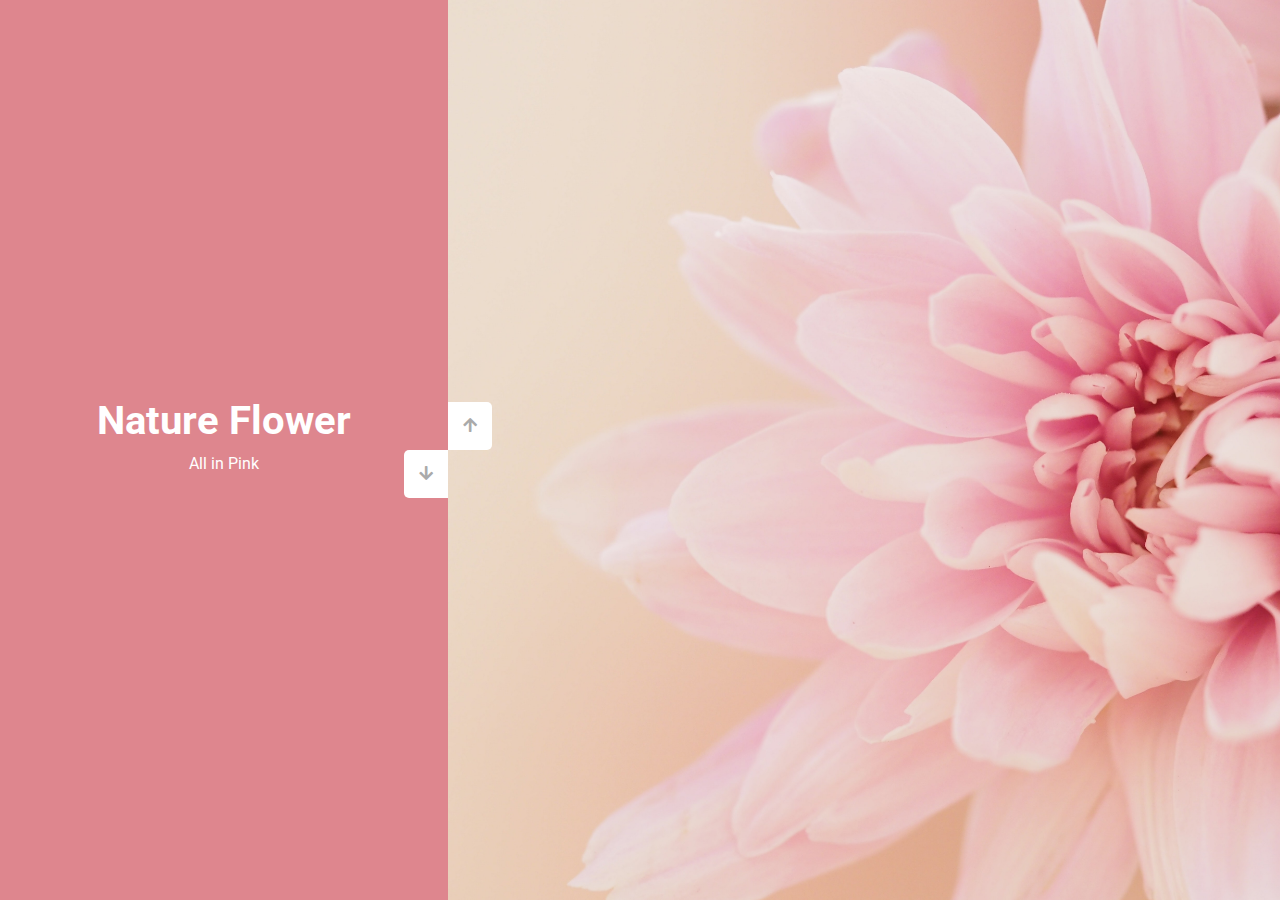
<file: JS30/index.html>
<!DOCTYPE html>
<html lang="en">
<head>
  <meta charset="UTF-8">
  <meta http-equiv="X-UA-Compatible" content="IE=edge">
  <meta name="viewport" content="width=device-width, initial-scale=1.0">
  <link rel="stylesheet" href="style.css">
  <link rel="stylesheet" href="https://cdnjs.cloudflare.com/ajax/libs/font-awesome/5.15.4/css/all.min.css" integrity="sha512-1ycn6IcaQQ40/MKBW2W4Rhis/DbILU74C1vSrLJxCq57o941Ym01SwNsOMqvEBFlcgUa6xLiPY/NS5R+E6ztJQ==" crossorigin="anonymous" referrerpolicy="no-referrer" />
  <link rel="preconnect" href="https://fonts.googleapis.com">
  <link rel="preconnect" href="https://fonts.gstatic.com" crossorigin>
  <link href="https://fonts.googleapis.com/css2?family=Roboto:ital,wght@0,300;0,400;0,700;1,300;1,400;1,700&display=swap" rel="stylesheet">
  <title>Vertical Slider</title>
</head>
<body>
  <div class="slider">
    <div class="slider__left">
      <div class="slider__text text-1">
        <h1>Nature Flower</h1>
        <p>All in Pink</p>
      </div>
      <div class="slider__text text-2">
        <h1>Mountains</h1>
        <p>with it'‎s snow</p>
      </div>
      <div class="slider__text text-3">
        <h1>The Castle</h1>
        <p>in the Wildeness</p>
      </div>
      <div class="slider__text text-4">
        <h1>Flying Eagle</h1>
        <p>in the Sky</p>
      </div>
    </div>
    <div class="slider__right">
      <div class="slider__img img-4"></div>
      <div class="slider__img img-3"></div>
      <div class="slider__img img-2"></div>
      <div class="slider__img img-1"></div>
    </div>
    <div class="slider__buttons">
      <button class="slider__btn-down btn">
        <i class="fas fa-arrow-down"></i>
      </button>
      <button class="slider__btn-up btn">
        <i class="fas fa-arrow-up"></i>
      </button>
    </div>
  </div>
  <script src="script.js"></script>
</body>
</html>
</file>
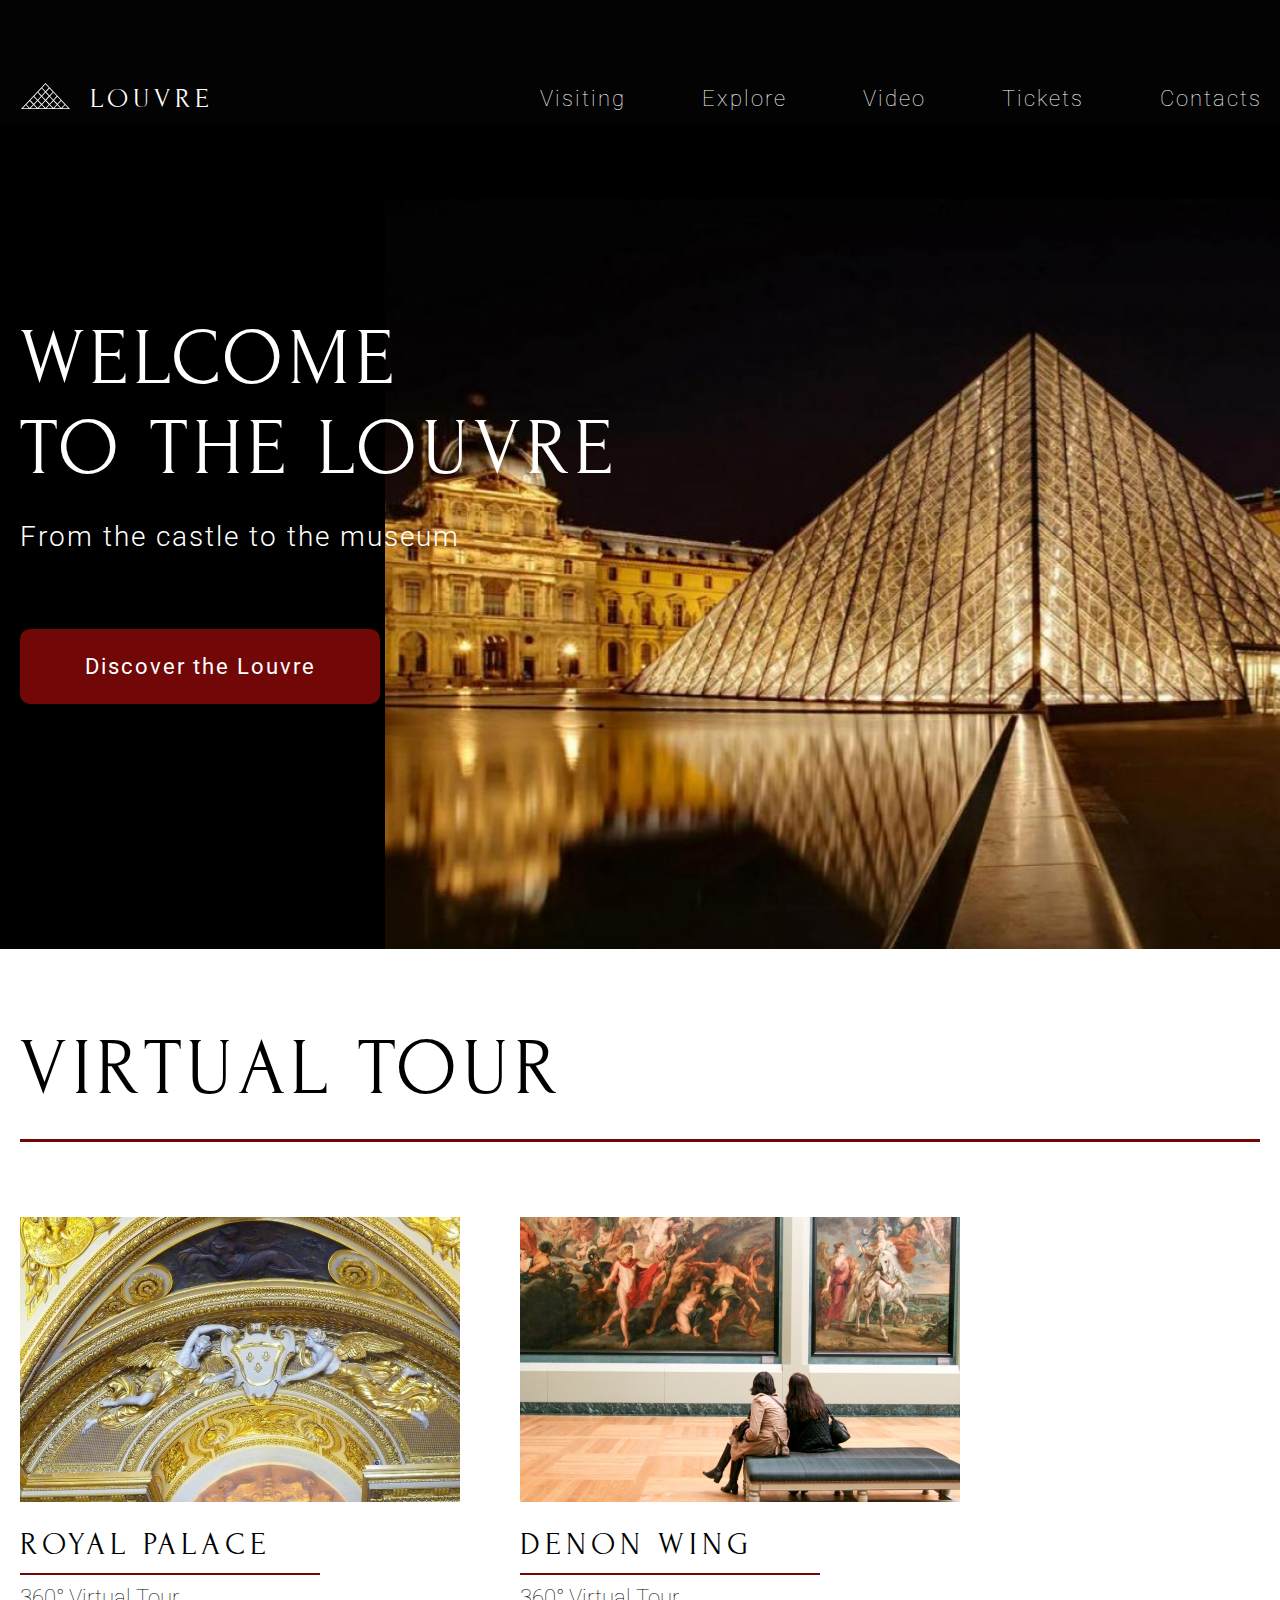
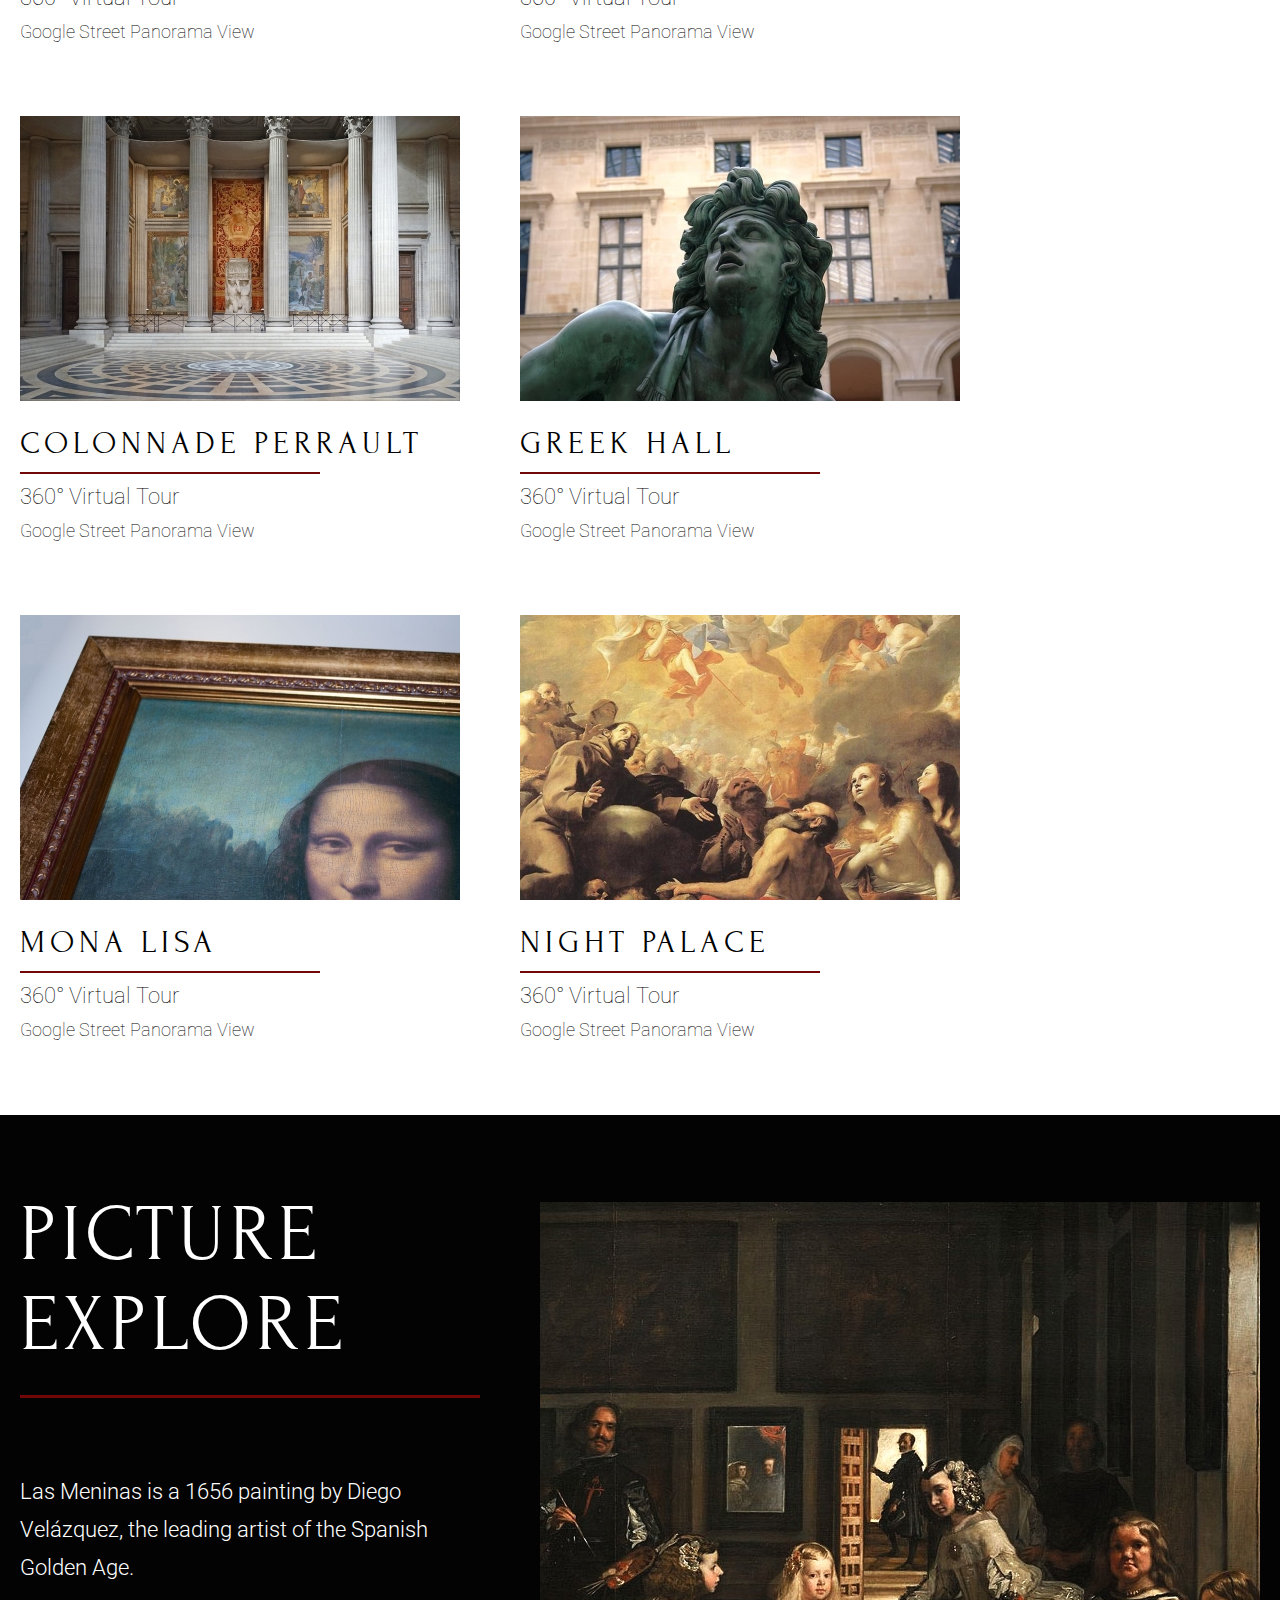
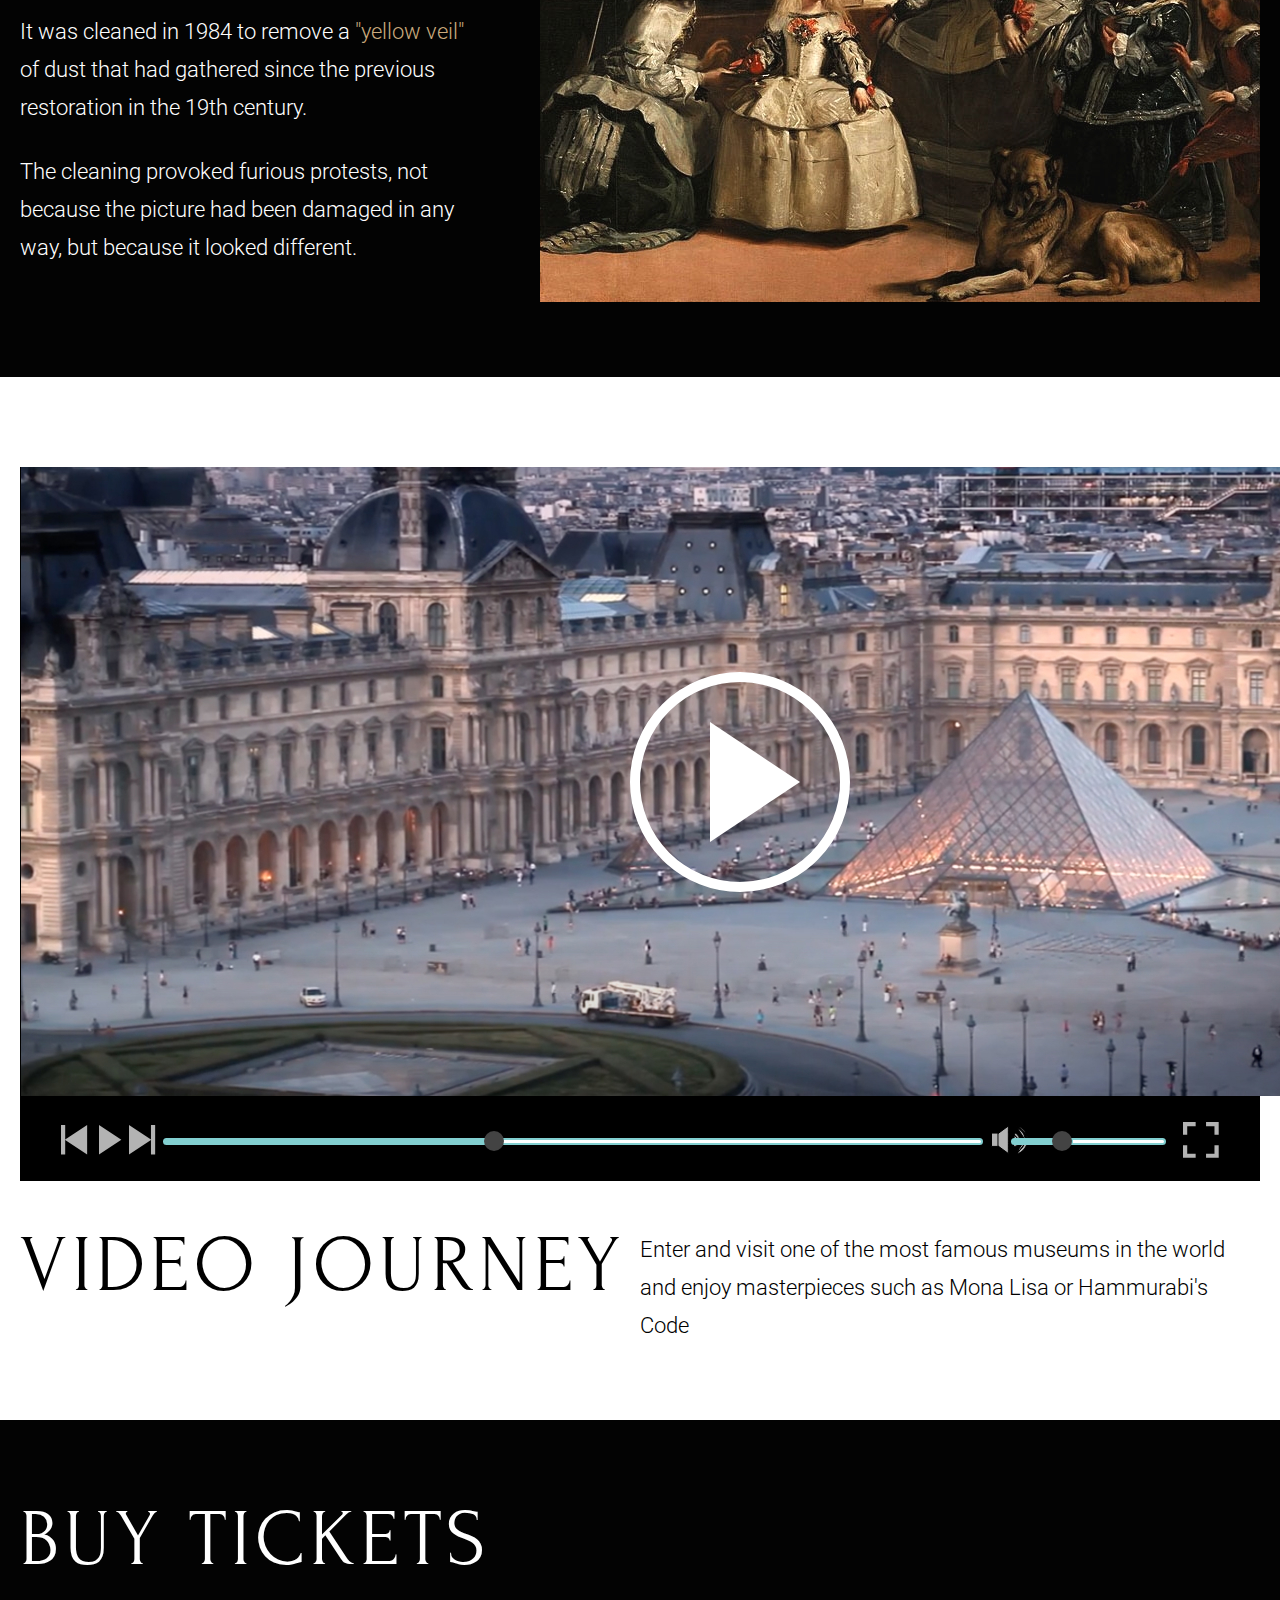
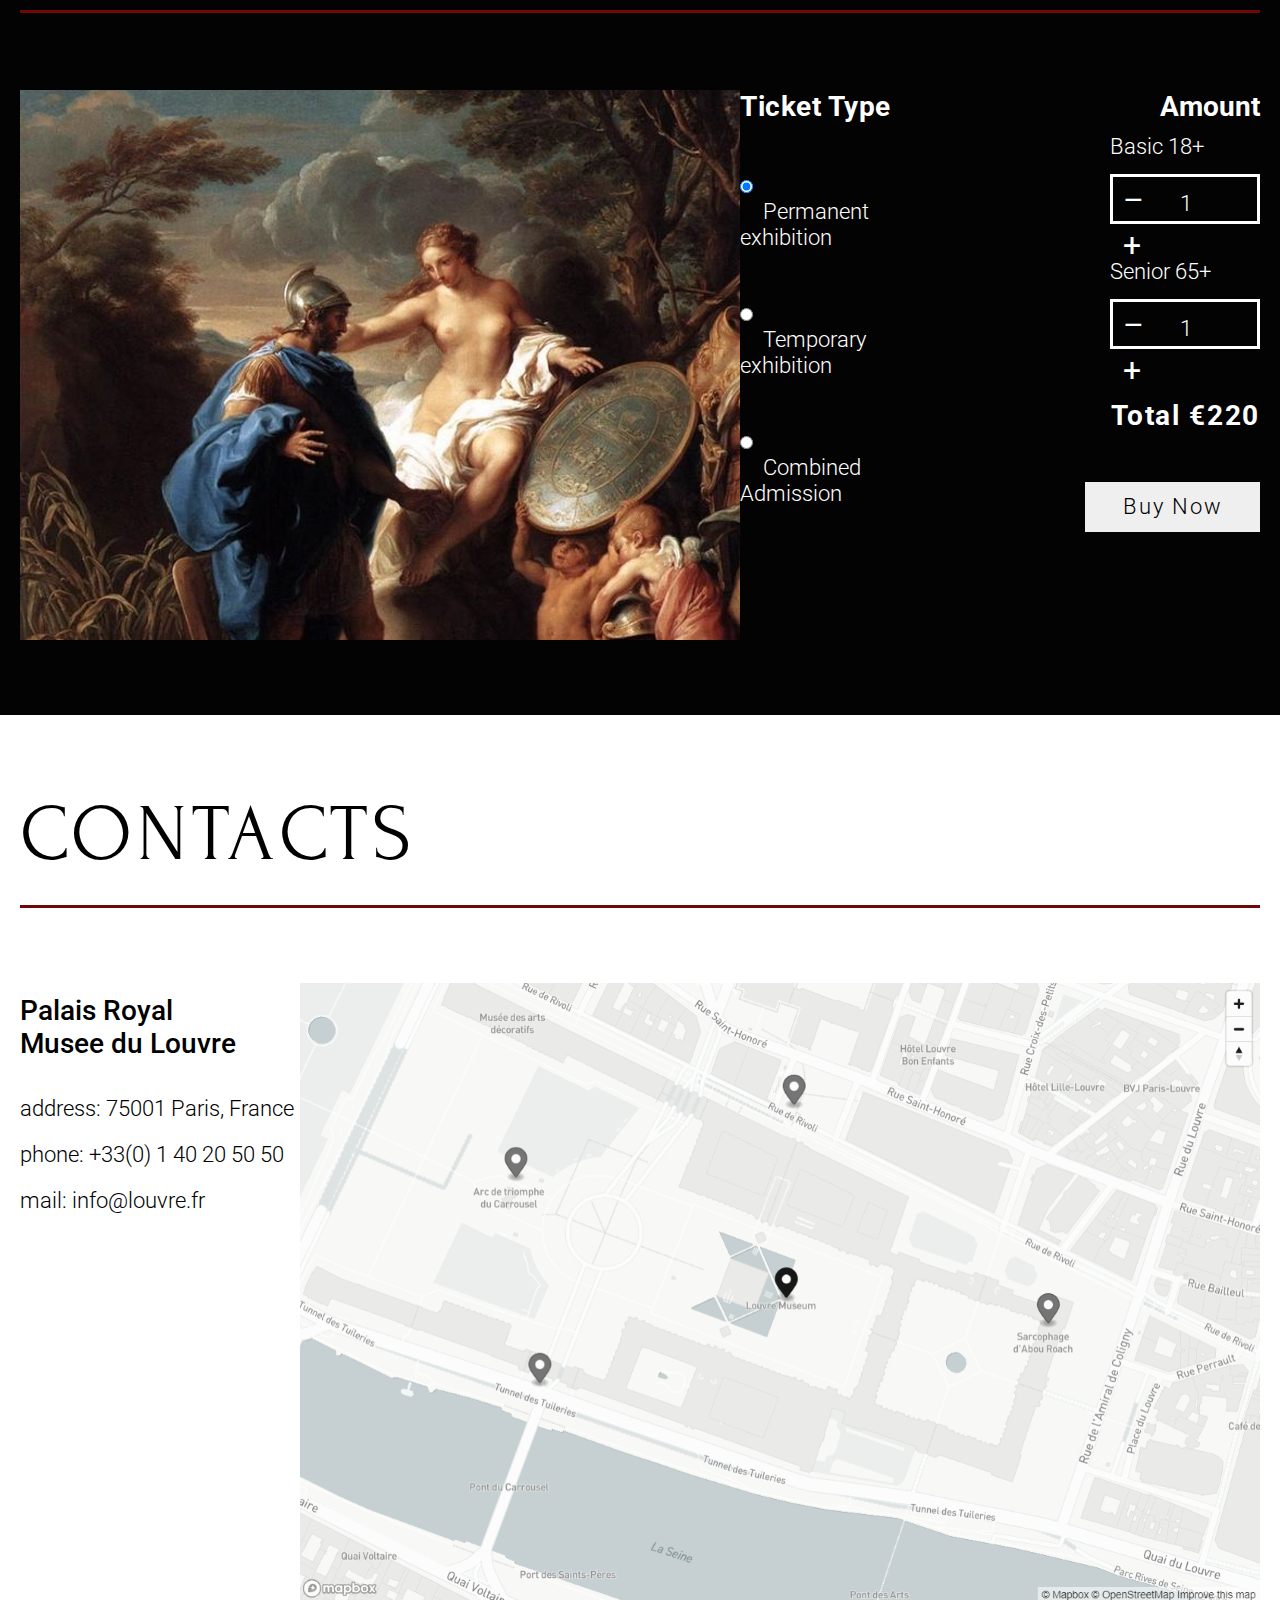
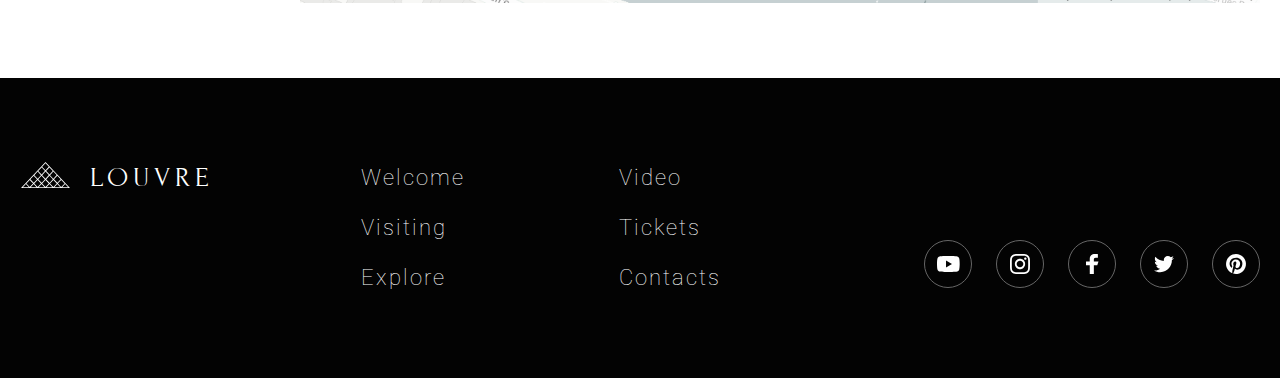
<file: Museum/index.html>
<!DOCTYPE html>
<html lang="en">
<head>
    <meta charset="UTF-8">
    <meta http-equiv="X-UA-Compatible" content="IE=edge">
    <meta name="viewport" content="width=device-width, initial-scale=1.0">
    <title>Museum</title>
    <link rel="stylesheet" href="./css/style.css">
    <link rel="icon" href="assets/favicon.ico">
    <link rel="preconnect" href="https://fonts.googleapis.com">
    <link rel="preconnect" href="https://fonts.gstatic.com" crossorigin>
    <link href="https://fonts.googleapis.com/css2?family=Roboto&display=swap" rel="stylesheet">
    <link href="https://fonts.googleapis.com/css2?family=Forum&family=Roboto:wght@100;300;400&display=swap" rel="stylesheet">
</head>
<body>
    <!-- header -->
    <header class="header">
        <div class="header__container container">
            <div class="header__logo logo">
                <div class="logo__img"></div>
                <div class="logo__text">Louvre</div>
            </div>
            <nav class="menu">
                <ul class="menu__row">
                    <li class="menu__item"><a href="#visiting">Visiting</a></li>
                    <li class="menu__item"><a href="#explore">Explore</a></li>
                    <li class="menu__item"><a href="#video">Video</a></li>
                    <li class="menu__item"><a href="#tickets">Tickets</a></li>
                    <li class="menu__item"><a href="#contacts">Contacts</a></li>
                </ul>
            </nav>
        </div>
    </header>
    <main class="main">
        <!-- welcome -->
        <section class="welcome section dark-section" id="welcome">
            <div class="welcome__container container">
                <div class="welcome__content">
                    <h2 class="section-title">Welcome</h2>
                    <h1 class="section-title">To the Louvre</h1>
                    <p class="welcome__text">From the castle to the museum</p>
                    <div class="btn"><a href="https://www.google.com/maps/@48.8618159,2.3366818,3a,75y,81.55h,73.4t/data=!3m7!1e1!3m5!1sAF1QipOVxZQuSy3Bx9T_HpH_7FtBHDTXvI6SF-A10ocT!2e10!3e12!7i5472!8i2736">Discover the Louvre</a></div>
                </div>
            </div>
        </section>
        <!-- visiting -->
        <section class="visiting section"  id="visiting">
            <div class="visiting__container container">
                <h2 class="section-title dark-section-title underline-title">Virtual tour</h2>
                <div class="visiting__content">
                    <a href="#" class="card">
                        <img src="./assets/img/Royal-Palace.jpg" alt="Royal Palace" class="card__img">
                        <h3 class="card__title">Royal Palace</h3>
                        <p class="card__subtitle">360° Virtual Tour</p>
                        <p class="card__text">Google Street Panorama View</p>
                    </a>
                    <a href="#" class="card">
                        <img src="./assets/img/Denon-Wing.jpg" alt="Denon Wing" class="card__img">
                        <h3 class="card__title">Denon Wing</h3>
                        <p class="card__subtitle">360° Virtual Tour</p>
                        <p class="card__text">Google Street Panorama View</p>
                    </a>
                    <a href="#" class="card">
                        <img src="./assets/img/Colonnade-Perrault.jpg" alt="Colonnade Perrault" class="card__img">
                        <h3 class="card__title">Colonnade Perrault</h3>
                        <p class="card__subtitle">360° Virtual Tour</p>
                        <p class="card__text">Google Street Panorama View</p>
                    </a>
                    <a href="#" class="card">
                        <img src="./assets/img/Greek-hall.jpg" alt="Greek hall" class="card__img">
                        <h3 class="card__title">Greek hall</h3>
                        <p class="card__subtitle">360° Virtual Tour</p>
                        <p class="card__text">Google Street Panorama View</p>
                    </a>
                    <a href="#" class="card">
                        <img src="./assets/img/Mona-Lisa.jpg" alt="Mona Lisa" class="card__img">
                        <h3 class="card__title">Mona Lisa</h3>
                        <p class="card__subtitle">360° Virtual Tour</p>
                        <p class="card__text">Google Street Panorama View</p>
                    </a>
                    <a href="#" class="card">
                        <img src="./assets/img/Night-Palace.jpg" alt="Night Palace" class="card__img">
                        <h3 class="card__title">Night Palace</h3>
                        <p class="card__subtitle">360° Virtual Tour</p>
                        <p class="card__text">Google Street Panorama View</p>
                    </a>
                </div>
            </div>
        </section>
        <!-- explore -->
        <section class="explore section dark-section" id="explore">
            <div class="explore__container container">
                <div class="explore__content">
                    <h2 class="section-title underline-title">Picture explore</h2>
                    <div class="explore__text">
                        <p>Las Meninas is a 1656 painting by Diego Velázquez, the leading artist of the Spanish Golden Age.</p>
                        <p>It was cleaned in 1984 to remove a <span>"yellow veil"</span> of dust that had gathered since the previous restoration in the 19th century.</p>
                        <p>The cleaning provoked furious protests, not because the picture had been damaged in any way, but because it looked different.</p>
                    </div>
                </div>
                <div class="explore__img"><img src="./assets/img/Picture.jpg" alt="Picture"></div>
            </div>
        </section>
        <!-- video -->
        <section class="video section" id="video">
            <div class="video__container container">
                <div class="video__player">
                    <div class="video__display"><img src="./assets/img/Poster.jpg" alt="poster"></div>
                    <button class="video__start"></button>
                </div>
                <div class="video__control control">
                    <button class="control__btn-prew  btn-control">
                        <svg width="27" height="30" viewBox="0 0 27 30" fill="none" xmlns="http://www.w3.org/2000/svg">
                            <path d="M3.79999 14.75L26.14 29.49C26.14 7.26 26.14 18.17 26.14 0L3.79999 14.75Z" fill="#B3B3B3"/>
                            <path d="M0 29.49H4.19V0H0V29.49Z" fill="#B3B3B3"/>
                        </svg>
                    </button>
                    <button class="control__btn-play btn-control">
                        <svg width="23" height="30" viewBox="0 0 23 30" fill="none" xmlns="http://www.w3.org/2000/svg">
                            <path d="M22.35 14.75L0 0C0 22.23 0 11.32 0 29.49L22.35 14.75Z" fill="#B3B3B3"/>
                        </svg>
                    </button>
                    <button class="control__btn-next btn-control">
                        <svg width="27" height="30" viewBox="0 0 27 30" fill="none" xmlns="http://www.w3.org/2000/svg">
                            <path d="M22.35 14.75L0 0C0 22.23 0 11.32 0 29.49L22.35 14.75Z" fill="#B3B3B3"/>
                            <path d="M26.15 0H21.96V29.49H26.15V0Z" fill="#B3B3B3"/>
                        </svg>
                    </button>
                    <input type="range" min="0" max="100" value="40" class="control__progress">
                    <button class="control__btn-mute btn-control">
                        <svg width="38" height="30" viewBox="0 0 38 30" fill="none" xmlns="http://www.w3.org/2000/svg">
                            <path d="M4.13 18.8164V10.6736L17.36 0.985868C17.3595 7.69262 17.3548 10.1079 17.3511 11.982C17.3456 14.7258 17.3425 16.3095 17.3587 28.5032L4.13 18.8164Z" fill="#B3B3B3" stroke="black"/>
                            <path d="M6.97 8.05981V21.4198H0.5V8.05981H6.97Z" fill="#B3B3B3" stroke="black"/>
                            <path d="M26.3095 28.4325L26.3097 28.4326C26.5134 28.5681 26.7528 28.6402 26.9977 28.6399C27.1526 28.6387 27.3057 28.6057 27.4473 28.5428L27.4522 28.5407L27.4522 28.5407C29.2276 27.7758 30.8346 26.6683 32.1813 25.2816L32.1873 25.2754L32.1874 25.2755C33.5537 23.916 34.6413 22.3027 35.389 20.5263C36.161 18.6877 36.559 16.7139 36.56 14.7199L26.3095 28.4325ZM26.3095 28.4325C26.1053 28.2969 25.9459 28.1036 25.8515 27.8773L25.8515 27.8773M26.3095 28.4325L25.8515 27.8773M25.8515 27.8773L25.85 27.8738M25.8515 27.8773L25.85 27.8738M25.85 27.8738C25.7851 27.7216 25.7507 27.558 25.749 27.3924M25.85 27.8738L25.749 27.3924M34.09 14.7482L34.09 14.7503C34.0872 18.0491 32.7804 21.213 30.4546 23.5524C29.3273 24.6891 27.9892 25.5954 26.5152 26.2202C26.3631 26.285 26.2252 26.3791 26.1094 26.4972C25.9935 26.6154 25.902 26.7553 25.8401 26.9088L34.09 14.7482ZM34.09 14.7482C34.0789 11.4453 32.7609 8.28103 30.4241 5.9468C29.2954 4.81074 27.9589 3.90213 26.4872 3.27042L26.4868 3.27021M34.09 14.7482L26.4868 3.27021M26.4868 3.27021C26.1809 3.13929 25.9392 2.89268 25.8145 2.5842L25.8144 2.58411M26.4868 3.27021L25.8144 2.58411M25.8144 2.58411C25.6897 2.27567 25.692 1.93039 25.821 1.62362L25.821 1.62364M25.8144 2.58411L25.821 1.62364M25.821 1.62364L25.8237 1.617M25.821 1.62364L25.8237 1.617M25.8237 1.617C25.885 1.46519 25.976 1.32738 26.0914 1.21169L26.0915 1.21158M25.8237 1.617L26.0915 1.21158M26.0915 1.21158C26.207 1.09584 26.3445 1.00448 26.4961 0.942949L26.4962 0.942919M26.0915 1.21158L26.4962 0.942919M26.4962 0.942919C26.6477 0.881396 26.81 0.850948 26.9736 0.85341L26.4962 0.942919ZM27.448 0.95729L27.448 0.957254C27.2984 0.891189 27.1371 0.855873 26.9736 0.85341L27.448 0.95729ZM27.448 0.95729L27.4538 0.959763M27.448 0.95729L27.4538 0.959763M27.4538 0.959763C31.0265 2.48426 33.868 5.33613 35.3794 8.91443L35.3797 8.91517M27.4538 0.959763L35.3797 8.91517M35.3797 8.91517C36.1587 10.7511 36.5601 12.7252 36.56 14.7197L35.3797 8.91517ZM25.749 27.3924C25.7474 27.2267 25.7783 27.0625 25.8401 26.9089L25.749 27.3924Z" fill="#B3B3B3" stroke="black"/>
                            <path d="M22.5646 20.6576L22.5647 20.6577C22.6171 20.9177 22.7579 21.1515 22.9631 21.3196C23.1673 21.4869 23.4227 21.5788 23.6867 21.5801C23.8387 21.5774 23.9887 21.5443 24.1278 21.4828L24.1359 21.4792L24.136 21.4793C25.0001 21.1155 25.7843 20.5854 26.4438 19.9191C27.28 19.0671 27.8958 18.024 28.2377 16.8803L28.2377 16.8802C28.5798 15.7363 28.6376 14.5261 28.406 13.3546L28.406 13.3546C28.1745 12.1831 27.6607 11.0859 26.9091 10.158L26.9091 10.158C26.1636 9.23756 25.2065 8.5113 24.1196 8.04111C23.8572 7.96687 23.5766 7.98907 23.3288 8.10422L22.5646 20.6576ZM22.5646 20.6576C22.5121 20.3976 22.5511 20.1275 22.675 19.893L22.6751 19.8929M22.5646 20.6576L22.6751 19.8929M22.6751 19.8929C22.7989 19.6584 23.0001 19.4739 23.2444 19.3707L23.2455 19.3703M22.6751 19.8929L23.2455 19.3703M23.2455 19.3703C24.1518 18.9851 24.924 18.341 25.4656 17.5189L25.4656 17.5188M23.2455 19.3703L25.4656 17.5188M25.4656 17.5188C26.0067 16.6972 26.2935 15.7342 26.29 14.7505C26.2935 14.0823 26.161 13.4203 25.9004 12.8051L25.9004 12.8051M25.4656 17.5188L25.9004 12.8051M25.9004 12.8051L25.8975 12.7984M25.9004 12.8051L25.8975 12.7984M25.8975 12.7984C25.6354 12.204 25.2602 11.6664 24.7927 11.2156C24.3466 10.7576 23.8188 10.3873 23.2366 10.1238C22.9992 9.98584 22.8194 9.76679 22.7305 9.50664L22.7305 9.50651M25.8975 12.7984L22.7305 9.50651M22.7305 9.50651C22.6394 9.2402 22.6502 8.94963 22.7607 8.69075L22.7607 8.69064M22.7305 9.50651L22.7607 8.69064M22.7607 8.69064C22.8712 8.43174 23.0735 8.22286 23.3287 8.10424L22.7607 8.69064Z" fill="#B3B3B3" stroke="black"/>
                        </svg>
                    </button>
                    <input type="range" min="0" max="100" value="30" class="control__volume">
                    <button class="control__btn-screen btn-control">
                        <svg width="36" height="36" viewBox="0 0 36 36" fill="none" xmlns="http://www.w3.org/2000/svg">
                            <path d="M31.48 31.6299H23.05V35.8599H35.7001V23.1499H31.48V31.6299Z" fill="#B3B3B3"/>
                            <path d="M4.22 23.1499H0V35.8599H12.65V31.6299H4.22V23.1499Z" fill="#B3B3B3"/>
                            <path d="M0 12.71H4.22V4.24H12.65V0H0V12.71Z" fill="#B3B3B3"/>
                            <path d="M23.05 0V4.24H31.48V12.71H35.7001V0H23.05Z" fill="#B3B3B3"/>
                        </svg>
                    </button>
                </div>
                <div class="video__content">
                    <h2 class="section-title dark-section-title">Video journey</h2>
                    <p class="video__text">Enter and visit one of the most famous museums in the world and enjoy masterpieces such as Mona Lisa or Hammurabi's Code</p>
                </div>
            </div>
        </section>
        <!-- tickets -->
        <section class="tickets section dark-section">
            <div class="tickets__container container" id="tickets">
                <h2 class="section-title underline-title">Buy tickets</h2>
                <div class="tickets__wrap">
                    <div class="tickets__img">
                        <img src="./assets/img/tickets.jpg" alt="picture">
                    </div>
                    <div class="tickets__content">
                        <div class="tickets__type type">
                            <h4 class="type__title">Ticket Type</h4>
                            <div class="type__input">
                                <div class="type__radio-btn">
                                    <input type="radio" checked="checked" id="ticket-choice1" name="ticket">
                                    <label for="ticket-choice1" class="type__text">Permanent exhibition</label>
                                </div>
                                <div class="type__radio-btn">
                                    <input type="radio" id="ticket-choice2" name="ticket">
                                    <label for="ticket-choice2" class="type__text">Temporary exhibition</label>
                                </div>
                                <div class="type__radio-btn">
                                    <input type="radio" id="ticket-choice3" name="ticket">
                                    <label for="ticket-choice3" class="type__text">Combined Admission</label>
                                </div>
                            </div>
                        </div>
                        <div class="tickets__amount amount">
                            <h4 class="amount__title">Amount</h4>
                            <div class="amount__block-basic">
                                <p class="amount__subtitle">Basic 18+</p>
                                <div class="amount__number">
                                    <button class="amount__btn" type="button" onclick="this.nextElementSibling.stepDown()">&ndash;</button>
                                    <input type="number" min="0" max="20" value="1" readonly class="number">
                                    <button class="amount__btn" type="button" onclick="this.previousElementSibling.stepUp()">+</button>
                                </div>
                            </div>
                            <div class="amount__block-senior">
                                <p class="amount__subtitle">Senior 65+</p>
                                <div class="amount__number">
                                    <button class="amount__btn" type="button" onclick="this.nextElementSibling.stepDown()">&ndash;</button>
                                    <input type="number" min="0" max="20" value="1" readonly class="number">
                                    <button class="amount__btn" type="button" onclick="this.previousElementSibling.stepUp()">+</button>
                                </div>
                            </div>
                            <p class="amount__total">Total €220</p>
                            <button class="amount__btn-buy">Buy Now</button>
                        </div>
                    </div>
                </div>
            </div>
        </section>
        <!-- contacts -->
        <section class="contacts section">
            <div class="contacts__container container" id="contacts">
                <h2 class="section-title dark-section-title underline-title">Contacts</h2>
                <div class="contacts__content">
                    <div class="contacts__address">
                        <div class="contacts__title">
                            <p>Palais Royal</p>
                            <p>Musee du Louvre</p>
                        </div>
                        <div class="contacts__text">
                            <p>address: 75001 Paris, France</p>
                            <p>phone: +33(0) 1 40 20 50 50</p>
                            <p>mail: info@louvre.fr</p>
                        </div>
                    </div>
                    <div class="contacts__map">
                        <img src="./assets/img/map.png" alt="map">
                    </div>
                </div>
            </div>
        </section>
    </main>
    <!-- footer -->
    <footer class="footer section">
        <div class="footer__container container">
            <div class="footer__left-wrap">
                <div class="footer__logo logo">
                    <div class="logo__img"></div>
                    <div class="logo__text">Louvre</div>
                </div>
                <nav class="menu-footer">
                    <ul class="menu-footer__row">
                        <li class="menu-footer__item menu__item"><a href="#welcome">Welcome</a></li>
                        <li class="menu-footer__item menu__item"><a href="#visiting">Visiting</a></li>
                        <li class="menu-footer__item menu__item"><a href="#explore">Explore</a></li>
                        <li class="menu-footer__item menu__item"><a href="#video">Video</a></li>
                        <li class="menu-footer__item menu__item"><a href="#tickets">Tickets</a></li>
                        <li class="menu-footer__item menu__item"><a href="#contacts">Contacts</a></li>
                    </ul>
                </nav>
            </div>
            <div class="footer__social social">
                <div class="social__links"><a href="https://www.youtube.com/">
                    <svg width="48" height="48" viewBox="0 0 48 48" fill="none" xmlns="http://www.w3.org/2000/svg">
                        <g filter="url(#filter0_d)">
                        <rect x="0.5" y="0.5" width="47" height="47" rx="23.5" stroke="#666666"/>
                        </g>
                        <path d="M22.03 27.38V20.62L27.97 24L22.03 27.38ZM35.23 18.5C35.1026 18.0177 34.8508 17.5773 34.4998 17.2229C34.1488 16.8684 33.711 16.6122 33.23 16.48C31.46 16 24.35 16 24.35 16C24.35 16 17.25 16 15.48 16.48C14.999 16.6122 14.5612 16.8684 14.2102 17.2229C13.8592 17.5773 13.6074 18.0177 13.48 18.5C13 20.28 13 24 13 24C13 24 13 27.72 13.47 29.5C13.5983 29.9835 13.8516 30.4247 14.2044 30.7793C14.5572 31.1338 14.9972 31.3893 15.48 31.52C17.25 32 24.36 32 24.36 32C24.36 32 31.46 32 33.23 31.52C33.711 31.3878 34.1488 31.1316 34.4998 30.7771C34.8508 30.4227 35.1026 29.9823 35.23 29.5C35.71 27.72 35.71 24 35.71 24C35.71 24 35.71 20.28 35.24 18.5H35.23Z" fill="white"/>
                        <defs>
                        <filter id="filter2_d" x="0" y="0" width="48" height="48" filterUnits="userSpaceOnUse" color-interpolation-filters="sRGB">
                        <feFlood flood-opacity="0" result="BackgroundImageFix"/>
                        <feColorMatrix in="SourceAlpha" type="matrix" values="0 0 0 0 0 0 0 0 0 0 0 0 0 0 0 0 0 0 127 0" result="hardAlpha"/>
                        <feOffset/>
                        <feColorMatrix type="matrix" values="0 0 0 0 0.4 0 0 0 0 0.4 0 0 0 0 0.4 0 0 0 1 0"/>
                        <feBlend mode="normal" in2="BackgroundImageFix" result="effect1_dropShadow"/>
                        <feBlend mode="normal" in="SourceGraphic" in2="effect1_dropShadow" result="shape"/>
                        </filter>
                        </defs>
                    </svg>
                </a></div>
                <div class="social__links"><a href="https://www.instagram.com/">
                    <svg width="48" height="48" viewBox="0 0 48 48" fill="none" xmlns="http://www.w3.org/2000/svg">
                        <g filter="url(#filter0_d)">
                        <rect x="0.5" y="0.5" width="47" height="47" rx="23.5" stroke="#666666"/>
                        </g>
                        <path d="M25.02 14C26.82 14 27.2 14.02 28.12 14.06C29.18 14.11 29.91 14.28 30.54 14.53C31.2 14.78 31.76 15.13 32.31 15.68C32.87 16.23 33.21 16.79 33.47 17.45C33.72 18.08 33.88 18.81 33.93 19.88C33.98 20.83 33.99 21.2 33.99 23.2V24.8C33.99 26.8 33.98 27.17 33.93 28.12C33.9143 28.9468 33.7588 29.7651 33.47 30.54C33.21 31.2 32.87 31.76 32.32 32.31C31.76 32.87 31.2 33.21 30.54 33.47C29.91 33.72 29.18 33.88 28.12 33.93C27.17 33.98 26.79 33.99 24.79 33.99H23.2C21.2 33.99 20.83 33.98 19.87 33.93C19.0432 33.9141 18.225 33.7586 17.45 33.47C16.7836 33.2195 16.1797 32.8271 15.68 32.32C15.1678 31.8186 14.7719 31.211 14.52 30.54C14.2317 29.765 14.0761 28.9468 14.06 28.12C14.011 27.0874 13.991 26.0537 14 25.02V22.97C14 21.17 14.02 20.79 14.06 19.87C14.11 18.81 14.28 18.08 14.52 17.45C14.78 16.79 15.12 16.23 15.68 15.68C16.1752 15.1674 16.7805 14.7742 17.45 14.53C18.2245 14.2382 19.0427 14.0793 19.87 14.06C20.79 14.02 21.17 14 22.97 14H25.02ZM25.04 15.8H22.95C21.22 15.8 20.85 15.82 19.95 15.86C18.98 15.9 18.45 16.06 18.1 16.2C17.63 16.38 17.3 16.6 16.95 16.95C16.6 17.3 16.38 17.63 16.2 18.1C16.07 18.45 15.9 18.98 15.86 19.96C15.82 20.86 15.8 21.22 15.8 22.96V25.04C15.8 26.78 15.82 27.14 15.86 28.04C15.9 29.01 16.06 29.54 16.2 29.89C16.38 30.36 16.6 30.69 16.95 31.04C17.3 31.39 17.63 31.61 18.1 31.79C18.45 31.93 18.98 32.09 19.96 32.13C20.93 32.18 21.28 32.19 23.44 32.19H24.55C26.72 32.19 27.06 32.18 28.04 32.13C29.01 32.09 29.54 31.93 29.89 31.79C30.36 31.61 30.69 31.39 31.04 31.04C31.39 30.69 31.61 30.36 31.79 29.89C31.93 29.54 32.09 29.01 32.13 28.04C32.18 27.06 32.19 26.72 32.19 24.55V23.45C32.19 21.28 32.18 20.93 32.13 19.95C32.09 18.98 31.93 18.45 31.79 18.1C31.6291 17.6654 31.3728 17.2725 31.04 16.95C30.7178 16.6169 30.3248 16.3606 29.89 16.2C29.2969 15.9832 28.6715 15.8682 28.04 15.86C27.0408 15.8123 26.0404 15.7923 25.04 15.8ZM24 18.86C25.3619 18.86 26.668 19.401 27.631 20.364C28.594 21.327 29.135 22.6331 29.135 23.995C29.135 25.3569 28.594 26.663 27.631 27.626C26.668 28.589 25.3619 29.13 24 29.13C22.6381 29.13 21.332 28.589 20.369 27.626C19.406 26.663 18.865 25.3569 18.865 23.995C18.865 22.6331 19.406 21.327 20.369 20.364C21.332 19.401 22.6381 18.86 24 18.86ZM24 20.66C23.1155 20.66 22.2673 21.0114 21.6418 21.6368C21.0164 22.2622 20.665 23.1105 20.665 23.995C20.665 24.8795 21.0164 25.7278 21.6418 26.3532C22.2673 26.9786 23.1155 27.33 24 27.33C24.8845 27.33 25.7328 26.9786 26.3582 26.3532C26.9837 25.7278 27.335 24.8795 27.335 23.995C27.335 23.1105 26.9837 22.2622 26.3582 21.6368C25.7328 21.0114 24.8845 20.66 24 20.66ZM29.33 17.46C29.6483 17.46 29.9535 17.5864 30.1786 17.8115C30.4036 18.0365 30.53 18.3417 30.53 18.66C30.53 18.9783 30.4036 19.2835 30.1786 19.5085C29.9535 19.7336 29.6483 19.86 29.33 19.86C29.0118 19.86 28.7065 19.7336 28.4815 19.5085C28.2565 19.2835 28.13 18.9783 28.13 18.66C28.13 18.3417 28.2565 18.0365 28.4815 17.8115C28.7065 17.5864 29.0118 17.46 29.33 17.46Z" fill="white"/>
                        <defs>
                        <filter id="filter1_d" x="0" y="0" width="48" height="48" filterUnits="userSpaceOnUse" color-interpolation-filters="sRGB">
                        <feFlood flood-opacity="0" result="BackgroundImageFix"/>
                        <feColorMatrix in="SourceAlpha" type="matrix" values="0 0 0 0 0 0 0 0 0 0 0 0 0 0 0 0 0 0 127 0" result="hardAlpha"/>
                        <feOffset/>
                        <feColorMatrix type="matrix" values="0 0 0 0 0.4 0 0 0 0 0.4 0 0 0 0 0.4 0 0 0 1 0"/>
                        <feBlend mode="normal" in2="BackgroundImageFix" result="effect1_dropShadow"/>
                        <feBlend mode="normal" in="SourceGraphic" in2="effect1_dropShadow" result="shape"/>
                        </filter>
                        </defs>
                    </svg>
                </a></div>
                <div class="social__links"><a href="https://www.facebook.com/">
                    <svg width="48" height="48" viewBox="0 0 48 48" fill="none" xmlns="http://www.w3.org/2000/svg">
                        <g filter="url(#filter0_d)">
                        <rect x="0.5" y="0.5" width="47" height="47" rx="23.5" stroke="#666666"/>
                        </g>
                        <path d="M21.78 34L21.75 25.25H18V21.5H21.75V19C21.75 15.63 23.84 14 26.85 14C28.29 14 29.53 14.1 29.89 14.15V17.68H27.8C26.17 17.68 25.85 18.46 25.85 19.6V21.5H30.5L29.25 25.25H25.85V34H21.78Z" fill="white"/>
                        <defs>
                        <filter id="filter3_d" x="0" y="0" width="48" height="48" filterUnits="userSpaceOnUse" color-interpolation-filters="sRGB">
                        <feFlood flood-opacity="0" result="BackgroundImageFix"/>
                        <feColorMatrix in="SourceAlpha" type="matrix" values="0 0 0 0 0 0 0 0 0 0 0 0 0 0 0 0 0 0 127 0" result="hardAlpha"/>
                        <feOffset/>
                        <feColorMatrix type="matrix" values="0 0 0 0 0.4 0 0 0 0 0.4 0 0 0 0 0.4 0 0 0 1 0"/>
                        <feBlend mode="normal" in2="BackgroundImageFix" result="effect1_dropShadow"/>
                        <feBlend mode="normal" in="SourceGraphic" in2="effect1_dropShadow" result="shape"/>
                        </filter>
                        </defs>
                    </svg>
                </a></div>
                <div class="social__links"><a href="https://twitter.com/">
                    <svg width="48" height="48" viewBox="0 0 48 48" fill="none" xmlns="http://www.w3.org/2000/svg">
                        <g filter="url(#filter0_d)">
                        <rect x="0.5" y="0.5" width="47" height="47" rx="23.5" stroke="#666666"/>
                        </g>
                        <path d="M34 17.88C33.25 18.25 32.5 18.38 31.62 18.5C32.5 18 33.12 17.25 33.37 16.25C32.5606 16.7313 31.6743 17.0696 30.75 17.25C29.9485 16.4623 28.8737 16.0145 27.75 16C25.62 16 23.75 17.88 23.75 20.13C23.75 20.5 23.75 20.75 23.88 21C22.2422 20.9382 20.6364 20.5271 19.1705 19.7941C17.7045 19.0611 16.4121 18.0232 15.38 16.75C15.0081 17.3956 14.8342 18.1363 14.88 18.88C14.8916 19.552 15.0683 20.2108 15.3943 20.7984C15.7204 21.3861 16.186 21.8846 16.75 22.25C16.12 22.25 15.5 22 14.87 21.75C14.87 23.75 16.25 25.38 18.12 25.75C17.75 25.88 17.37 25.88 17 25.88C16.75 25.88 16.5 25.88 16.25 25.75C16.75 27.38 18.25 28.63 20.13 28.63C18.6778 29.7963 16.8622 30.4156 15 30.38H14C15.875 31.5591 18.0355 32.2056 20.25 32.25C27.75 32.25 31.88 26 31.88 20.62V20.12C32.7387 19.5335 33.4617 18.7697 34 17.88Z" fill="white"/>
                        <defs>
                        <filter id="filter4_d" x="0" y="0" width="48" height="48" filterUnits="userSpaceOnUse" color-interpolation-filters="sRGB">
                        <feFlood flood-opacity="0" result="BackgroundImageFix"/>
                        <feColorMatrix in="SourceAlpha" type="matrix" values="0 0 0 0 0 0 0 0 0 0 0 0 0 0 0 0 0 0 127 0" result="hardAlpha"/>
                        <feOffset/>
                        <feColorMatrix type="matrix" values="0 0 0 0 0.4 0 0 0 0 0.4 0 0 0 0 0.4 0 0 0 1 0"/>
                        <feBlend mode="normal" in2="BackgroundImageFix" result="effect1_dropShadow"/>
                        <feBlend mode="normal" in="SourceGraphic" in2="effect1_dropShadow" result="shape"/>
                        </filter>
                        </defs>
                    </svg>
                </a></div>
                <div class="social__links"><a href="https://www.pinterest.com/">
                    <svg width="48" height="48" viewBox="0 0 48 48" fill="none" xmlns="http://www.w3.org/2000/svg">
                        <g filter="url(#filter0_d)">
                        <rect x="0.5" y="0.5" width="47" height="47" rx="23.5" stroke="#666666"/>
                        </g>
                        <path d="M24 14C21.6755 14.0082 19.4264 14.826 17.6395 16.3128C15.8526 17.7995 14.6395 19.8623 14.2087 22.1466C13.7778 24.4309 14.1563 26.7939 15.2789 28.8293C16.4015 30.8648 18.1982 32.4456 20.36 33.3C20.26 32.51 20.19 31.3 20.39 30.43L21.56 25.46C21.56 25.46 21.26 24.86 21.26 23.98C21.26 22.59 22.07 21.56 23.08 21.56C23.93 21.56 24.35 22.2 24.35 22.96C24.35 23.82 23.8 25.1 23.51 26.29C23.27 27.29 24.01 28.1 25 28.1C26.78 28.1 28.14 26.23 28.14 23.53C28.14 21.13 26.42 19.47 23.96 19.47C23.3756 19.4443 22.792 19.5373 22.2446 19.7434C21.6971 19.9495 21.1971 20.2644 20.7746 20.669C20.3522 21.0737 20.0162 21.5598 19.7868 22.0979C19.5574 22.636 19.4394 23.215 19.44 23.8C19.44 24.66 19.77 25.58 20.18 26.08C20.26 26.18 20.27 26.27 20.24 26.37L19.96 27.5C19.92 27.68 19.81 27.73 19.63 27.64C18.37 27.05 17.59 25.24 17.59 23.76C17.59 20.61 19.89 17.72 24.21 17.72C27.67 17.72 30.38 20.18 30.38 23.49C30.38 26.94 28.2 29.71 25.18 29.71C24.18 29.71 23.22 29.18 22.9 28.56L22.27 30.93C21.9748 31.8577 21.5579 32.7421 21.03 33.56C22.4038 33.9816 23.8524 34.1021 25.277 33.9133C26.7016 33.7245 28.0687 33.2309 29.2854 32.4661C30.502 31.7014 31.5395 30.6833 32.3272 29.4814C33.115 28.2795 33.6344 26.9219 33.8501 25.5011C34.0658 24.0804 33.9728 22.6298 33.5774 21.2482C33.1819 19.8666 32.4934 18.5865 31.5586 17.4951C30.6238 16.4036 29.4648 15.5264 28.1604 14.9233C26.8561 14.3202 25.437 14.0053 24 14Z" fill="white"/>
                        <defs>
                        <filter id="filter5_d" x="0" y="0" width="48" height="48" filterUnits="userSpaceOnUse" color-interpolation-filters="sRGB">
                        <feFlood flood-opacity="0" result="BackgroundImageFix"/>
                        <feColorMatrix in="SourceAlpha" type="matrix" values="0 0 0 0 0 0 0 0 0 0 0 0 0 0 0 0 0 0 127 0" result="hardAlpha"/>
                        <feOffset/>
                        <feColorMatrix type="matrix" values="0 0 0 0 0.4 0 0 0 0 0.4 0 0 0 0 0.4 0 0 0 1 0"/>
                        <feBlend mode="normal" in2="BackgroundImageFix" result="effect1_dropShadow"/>
                        <feBlend mode="normal" in="SourceGraphic" in2="effect1_dropShadow" result="shape"/>
                        </filter>
                        </defs>
                    </svg>
                </a></div>
            </div>
        </div>
    </footer>
    <script src="./script.js"></script>
</body>
</html>
</file>
<file: JS30/style.css>
* {
  -webkit-box-sizing: border-box;
          box-sizing: border-box;
  padding: 0;
  margin: 0;
}

body {
  font-family: "Roboto", sans-serif;
  height: 100vh;
}

.slider {
  position: relative;
  overflow: hidden;
  width: 100vw;
  height: 100vh;
}

.slider__left {
  height: 100vh;
  width: 35%;
  position: absolute;
}

.slider__text {
  width: 100%;
  height: 100%;
  display: -webkit-box;
  display: -ms-flexbox;
  display: flex;
  -webkit-box-orient: vertical;
  -webkit-box-direction: normal;
      -ms-flex-direction: column;
          flex-direction: column;
  -webkit-box-align: center;
      -ms-flex-align: center;
          align-items: center;
  -webkit-box-pack: center;
      -ms-flex-pack: center;
          justify-content: center;
  color: #ffffff;
}

.slider__text h1 {
  font-size: 40px;
  margin: -30px 0 10px 0;
}

.slider__right {
  position: absolute;
  height: 100vh;
  width: 65%;
  left: 35%;
}

.slider__img {
  height: 100%;
  width: 100%;
}

.slider__btn-up {
  -webkit-transform: translateY(-100%);
          transform: translateY(-100%);
  border-bottom-right-radius: 5px;
  border-top-right-radius: 5px;
}

.slider__btn-down {
  -webkit-transform: translateX(-100%);
          transform: translateX(-100%);
  border-top-left-radius: 5px;
  border-bottom-left-radius: 5px;
}

.btn {
  position: absolute;
  top: 50%;
  left: 35%;
  z-index: 100;
  background: #ffffff;
  border: none;
  color: #aaaaaa;
  font-size: 16px;
  padding: 15px;
  cursor: pointer;
}

.btn:hover {
  color: #222222;
}

.btn:focus {
  outline: none;
}

.text-1 {
  background: #de868e;
}

.text-2 {
  background: #2c3d4e;
}

.text-3 {
  background: #252e33;
}

.text-4 {
  background: #2596be;
}

.img-1 {
  background: url(./assets/img/pexels-jess-bailey-designs-2736613.jpg) 50%/cover no-repeat;
}

.img-2 {
  background: url(./assets/img/pexels-rok-romih-3848197.jpg) 50%/cover no-repeat;
}

.img-3 {
  background: url(./assets/img/pexels-maria-geller-2127023.jpg) 50%/cover no-repeat;
}

.img-4 {
  background: url(./assets/img/pexels-frank-cone-3250638.jpg) 50%/cover no-repeat;
}

.animation {
  -webkit-transition: -webkit-transform 0.5s ease-in-out;
  transition: -webkit-transform 0.5s ease-in-out;
  transition: transform 0.5s ease-in-out;
  transition: transform 0.5s ease-in-out, -webkit-transform 0.5s ease-in-out;
}
/*# sourceMappingURL=style.css.map */
</file>
<file: Museum/css/style.css>
* {
  padding: 0;
  margin: 0;
  border: 0;
  font-family: "Roboto", sans-serif;
}

*,
*:before,
*:after {
  -webkit-box-sizing: border-box;
  box-sizing: border-box;
}

:focus,
:active {
  outline: none;
}

a:focus,
a:active {
  outline: none;
}

nav,
footer,
header,
aside {
  display: block;
}

html,
body {
  height: 100%;
  width: 100%;
  font-size: 100%;
  line-height: 1;
  font-size: 22px;
  -ms-text-size-adjust: 100%;
  -moz-text-size-adjust: 100%;
  -webkit-text-size-adjust: 100%;
  scroll-behavior: smooth;
}

input,
button,
textarea {
  font-family: inherit;
}

input::-ms-clear {
  display: none;
}

button {
  cursor: pointer;
}

button::-moz-focus-inner {
  padding: 0;
  border: 0;
}

a,
a:visited {
  text-decoration: none;
}

a:hover {
  text-decoration: none;
}

ul li {
  list-style: none;
}

img {
  vertical-align: top;
}

h1,
h2,
h3,
h4,
h5,
h6 {
  font-size: inherit;
  font-weight: 400;
}

.section {
  padding: 75px 0;
}

.dark-section,
header,
footer {
  background: #030303;
}

.video-section {
  padding: 95px 0 75px;
}

.container {
  margin: 0 auto;
  max-width: 1440px;
  width: calc(100% - 40px);
}

.section-title {
  font-family: "Forum", cursive;
  font-size: 80px;
  line-height: 90px;
  letter-spacing: 5px;
  text-transform: uppercase;
  color: #ffffff;
}

.section-title:hover {
  color: #9d8665;
  -webkit-transition: 200ms;
  transition: 200ms;
}

.dark-section-title {
  color: #000000;
}

.underline-title {
  position: relative;
}

.underline-title::after {
  content: "";
  position: absolute;
  bottom: -28px;
  left: 0;
  width: 100%;
  height: 3px;
  background: #710707;
}

.header__container {
  display: -webkit-box;
  display: -ms-flexbox;
  display: flex;
  -webkit-box-pack: justify;
      -ms-flex-pack: justify;
          justify-content: space-between;
  -webkit-box-align: center;
      -ms-flex-align: center;
          align-items: center;
  padding: 74px 0 0 0;
}

.logo {
  display: -webkit-box;
  display: -ms-flexbox;
  display: flex;
  -webkit-box-align: center;
      -ms-flex-align: center;
          align-items: center;
}

.logo:hover {
  -webkit-filter: brightness(60%);
          filter: brightness(60%);
  -webkit-transition: 200ms;
  transition: 200ms;
}

.logo__img {
  width: 50px;
  height: 34px;
  margin: 0 20px 7px 0;
  background: url(../assets/svg/Vector.svg) center no-repeat;
}

.logo__text {
  font-family: "Forum", cursive;
  font-size: 28px;
  line-height: 50px;
  letter-spacing: 5px;
  text-transform: uppercase;
  color: #ffffff;
}

.menu__row {
  display: -webkit-box;
  display: -ms-flexbox;
  display: flex;
  -webkit-box-flex: 1;
      -ms-flex: 1;
          flex: 1;
  -webkit-box-pack: justify;
      -ms-flex-pack: justify;
          justify-content: space-between;
  -webkit-box-align: center;
      -ms-flex-align: center;
          align-items: center;
  max-width: 796px;
}

.menu__item {
  padding: 0 0 0 76px;
}

.menu__item > a {
  font-weight: 100;
  line-height: 50px;
  letter-spacing: 2px;
  color: #ffffff;
}

.menu__item > a:hover {
  color: #9d8665;
  -webkit-transition: 200ms;
  transition: 200ms;
}

.welcome {
  background: url(../assets/img/background.jpg) calc(50% + 352px) 100% no-repeat, #000000;
}

.welcome__content {
  padding: 115px 0 170px 0;
}

.welcome__text {
  padding: 26px 0 76px 0;
  font-weight: 300;
  font-size: 28px;
  line-height: 33px;
  letter-spacing: 2px;
  color: #ffffff;
}

.btn {
  display: -webkit-box;
  display: -ms-flexbox;
  display: flex;
  -webkit-box-pack: center;
      -ms-flex-pack: center;
          justify-content: center;
  -webkit-box-align: center;
      -ms-flex-align: center;
          align-items: center;
  width: 360px;
  height: 75px;
  background: #710707;
  border-radius: 10px;
}

.btn:hover {
  background: #9d8665;
  -webkit-transition: 200ms;
  transition: 200ms;
}

.btn > a {
  padding: 25px 64px;
  font-weight: 400;
  font-size: 22px;
  line-height: 26px;
  letter-spacing: 2px;
  color: #ffffff;
}

.visiting__content {
  display: -webkit-box;
  display: -ms-flexbox;
  display: flex;
  -ms-flex-wrap: wrap;
      flex-wrap: wrap;
  gap: 74px 60px;
  padding: 103px 0 0 0;
}

.card {
  display: block;
}

.card:hover .card__title::after {
  width: 440px;
  -webkit-transition: 1s;
  transition: 1s;
}

.card__img {
  width: 440px;
  height: 285px;
}

.card__title {
  position: relative;
  padding: 25px 0 23px 0;
  font-family: "Forum", cursive;
  font-size: 32px;
  line-height: 35px;
  letter-spacing: 5px;
  text-transform: uppercase;
  color: #000000;
}

.card__title::after {
  content: "";
  position: absolute;
  left: 0;
  bottom: 10px;
  height: 2px;
  width: 300px;
  background: #710707;
}

.card__subtitle {
  padding: 0 0 10px 0;
  font-weight: 100;
  font-size: 22px;
  line-height: 26px;
  color: #000000;
}

.card__text {
  font-weight: 100;
  font-size: 18px;
  line-height: 21px;
  color: #000000;
}

.explore__container {
  display: -webkit-box;
  display: -ms-flexbox;
  display: flex;
  -webkit-box-pack: justify;
      -ms-flex-pack: justify;
          justify-content: space-between;
  gap: 60px;
}

.explore__text {
  padding: 103px 2px 0 0;
}

.explore__text p {
  padding: 0 0 26px 0;
  font-weight: 300;
  font-size: 22px;
  line-height: 38px;
  color: #ffffff;
}

.explore__text p span {
  color: #caaa7d;
}

.explore__img {
  width: 720px;
  height: 700px;
  margin: 12px 0 0 0;
}

.video__container {
  padding: 15px 0 0 0;
}

.video__player {
  position: relative;
  width: 1440px;
  height: 629px;
}

.video__start {
  position: absolute;
  left: calc(50% - 110px);
  top: calc(50% - 110px);
  width: 220px;
  height: 220px;
  border: 10px solid #ffffff;
  border-radius: 50%;
  background: none;
}

.video__start::after {
  content: "";
  position: absolute;
  top: calc(50% - 60px);
  left: calc(50% - 30px);
  width: 0px;
  height: 0px;
  border: 60px solid transparent;
  border-left: 90px solid #ffffff;
}

.video__control {
  height: 85px;
  background: #000000;
}

.video__content {
  display: -webkit-box;
  display: -ms-flexbox;
  display: flex;
  -webkit-box-pack: justify;
      -ms-flex-pack: justify;
          justify-content: space-between;
  padding: 40px 0 0 0;
}

.video__text {
  padding: 10px 0 0 0;
  width: 50%;
  font-weight: 300;
  font-size: 22px;
  line-height: 38px;
}

.control {
  display: -webkit-box;
  display: -ms-flexbox;
  display: flex;
  -webkit-box-pack: justify;
      -ms-flex-pack: justify;
          justify-content: space-between;
  -webkit-box-align: center;
      -ms-flex-align: center;
          align-items: center;
  padding: 5px 41px 0;
}

.control__btn-play {
  padding: 0 0 0 4px;
}

.control__progress {
  background: -webkit-gradient(linear, left top, right top, from(#82cfd0), color-stop(40%, #82cfd0), color-stop(40%, #fff), to(#fff));
  background: linear-gradient(to right, #82cfd0 0%, #82cfd0 40%, #fff 40%, #fff 100%);
  border: solid 2px #82cfd0;
  border-radius: 8px;
  height: 7px;
  width: 820px;
  outline: none;
  -webkit-transition: background 450ms ease-in;
  transition: background 450ms ease-in;
  -webkit-appearance: none;
}

.control__progress::-webkit-slider-thumb {
  width: 20px;
  height: 20px;
  border-radius: 50%;
  -webkit-appearance: none;
  cursor: ew-resize;
  background: #434343;
}

.control__btn-mute {
  margin: 0 -25px 0 0;
}

.control__volume {
  background: -webkit-gradient(linear, left top, right top, from(#82cfd0), color-stop(40%, #82cfd0), color-stop(40%, #fff), to(#fff));
  background: linear-gradient(to right, #82cfd0 0%, #82cfd0 40%, #fff 40%, #fff 100%);
  border: solid 2px #82cfd0;
  border-radius: 8px;
  height: 7px;
  width: 155px;
  outline: none;
  -webkit-transition: background 450ms ease-in;
  transition: background 450ms ease-in;
  -webkit-appearance: none;
}

.control__volume::-webkit-slider-thumb {
  width: 20px;
  height: 20px;
  border-radius: 50%;
  -webkit-appearance: none;
  cursor: ew-resize;
  background: #434343;
}

.control__btn-screen {
  padding: 0 0 0 10px;
}

.btn-control {
  background: none;
}

.btn-control:hover {
  -webkit-filter: brightness(60%);
          filter: brightness(60%);
  -webkit-transition: 200ms;
  transition: 200ms;
}

.tickets__wrap {
  display: -webkit-box;
  display: -ms-flexbox;
  display: flex;
  -webkit-box-pack: justify;
      -ms-flex-pack: justify;
          justify-content: space-between;
  padding: 105px 0 0 0;
}

.tickets__content {
  display: -webkit-box;
  display: -ms-flexbox;
  display: flex;
  -webkit-box-pack: justify;
      -ms-flex-pack: justify;
          justify-content: space-between;
}

.type__title {
  font-weight: 700;
  font-size: 28px;
  line-height: 33px;
  letter-spacing: 0.5px;
  color: #ffffff;
}

.type__input {
  padding: 0 215px 0 0;
  font-weight: 300;
  font-size: 22px;
  line-height: 26px;
  color: #ffffff;
}

.type__radio-btn {
  padding: 50px 0 0 0;
}

.type__radio-btn input:hover {
  cursor: pointer;
}

.type__text {
  padding: 23px;
}

.amount__title {
  padding: 0 0 11px 0;
  text-align: end;
  font-style: normal;
  font-weight: 700;
  font-size: 28px;
  line-height: 33px;
  color: #ffffff;
}

.amount__subtitle {
  padding: 0 0 14px 0;
  font-weight: 300;
  font-size: 22px;
  line-height: 26px;
  color: #ffffff;
}

.amount__block-basic {
  padding: 0 0 35px 25px;
}

.amount__number {
  width: 150px;
  height: 50px;
  border: solid 3px #ffffff;
  padding: 4px 0 0 10px;
}

.amount__block-senior {
  padding: 0 0 0 25px;
}

.amount__total {
  padding: 50px 0;
  text-align: end;
  font-weight: 700;
  font-size: 28px;
  line-height: 33px;
  letter-spacing: 1.65px;
  color: #ffffff;
}

.amount__btn {
  font-size: 32px;
  line-height: 37px;
  text-align: center;
  background: none;
  color: #ffffff;
}

.amount__btn:hover {
  -webkit-filter: brightness(60%);
          filter: brightness(60%);
  -webkit-transition: 200ms;
  transition: 200ms;
}

.amount__btn-buy {
  width: 175px;
  height: 50px;
  font-weight: 300;
  font-size: 22px;
  line-height: 26px;
  text-align: center;
  letter-spacing: 2px;
}

.amount__btn-buy:hover {
  background: #9d8665;
  -webkit-transition: 200ms;
  transition: 200ms;
}

.number {
  all: unset;
  padding: 10px;
  font-weight: 300;
  font-size: 22px;
  line-height: 26px;
  text-align: center;
  color: #ffffff;
}

.contacts__content {
  display: -webkit-box;
  display: -ms-flexbox;
  display: flex;
  -webkit-box-pack: justify;
      -ms-flex-pack: justify;
          justify-content: space-between;
  padding: 103px 0 0 0;
}

.contacts__address {
  padding: 11px 0 0 0;
}

.contacts__title {
  padding: 0 0 36px 0;
  font-weight: 500;
  font-size: 28px;
  line-height: 33px;
}

.contacts__text {
  font-weight: 300;
  font-size: 22px;
  line-height: 26px;
}

.contacts__text p {
  padding: 0 0 20px 0;
}

.footer__container {
  display: -webkit-box;
  display: -ms-flexbox;
  display: flex;
  -webkit-box-pack: justify;
      -ms-flex-pack: justify;
          justify-content: space-between;
}

.footer__left-wrap {
  display: -webkit-box;
  display: -ms-flexbox;
  display: flex;
  -webkit-box-pack: justify;
      -ms-flex-pack: justify;
          justify-content: space-between;
}

.footer__logo {
  -ms-flex-item-align: start;
      align-self: flex-start;
}

.footer__social {
  display: -webkit-box;
  display: -ms-flexbox;
  display: flex;
}

.menu-footer {
  padding: 0 0 0 70px;
}

.menu-footer__row {
  display: -webkit-box;
  display: -ms-flexbox;
  display: flex;
  -ms-flex-wrap: wrap;
      flex-wrap: wrap;
  -webkit-box-orient: vertical;
  -webkit-box-direction: normal;
      -ms-flex-direction: column;
          flex-direction: column;
  height: 150px;
}

.menu-footer__item {
  padding: 0 77px;
}

.social {
  -ms-flex-item-align: end;
      align-self: flex-end;
}

.social__links {
  padding: 0 0 11px 24px;
}

.social__links svg:hover ~ path {
  fill: red;
}
/*# sourceMappingURL=style.css.map */
</file>
